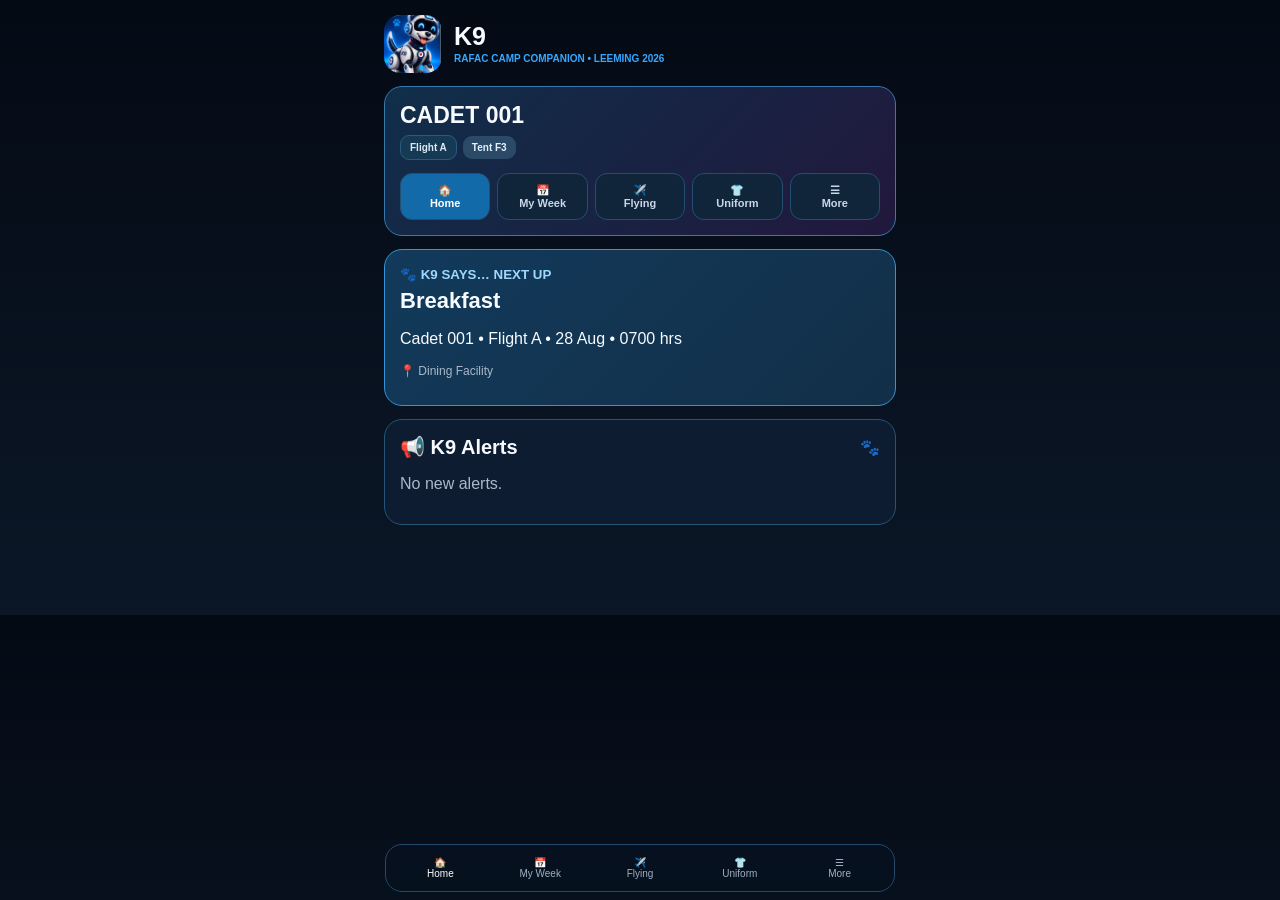
<file: index.html>
<!doctype html>
<html lang="en"><head><meta charset="utf-8"><meta name="viewport" content="width=device-width,initial-scale=1,viewport-fit=cover">
<meta name="theme-color" content="#06101d"><title>K9 RAFAC Camp Companion</title>
<meta name="robots" content="noindex, nofollow">
<meta name="description" content="K9 — your RAFAC camp companion for Leeming 2026. Programme, uniform, flight and flying.">
<link rel="icon" href="images/k9.jpg"><link rel="apple-touch-icon" href="images/k9.jpg">
<link rel="manifest" href="manifest.webmanifest">
<script>
// Load the stylesheet with a cache-buster, so a phone that opened the app
// yesterday does not keep yesterday's styling. document.write is used
// deliberately: it blocks parsing until the sheet is in, which avoids the
// page flashing up unstyled the way an injected <link> would.
document.write('<link rel="stylesheet" href="style.css?v=' + Date.now() + '">');
</script>
<noscript><link rel="stylesheet" href="style.css"></noscript></head>
<body><main class="app">
<header><img src="images/k9.jpg" alt=""><div><h1>K9</h1><p>RAFAC CAMP COMPANION • LEEMING 2026</p></div></header>

<section class="card hero"><h2 id="personTitle"><span id="personRole">CADET</span> <span data-id></span></h2>
<p class="bunk"><span class="pill" data-flight></span> <span class="pill info" data-tent hidden></span></p>
<p class="muted small" data-roster-error hidden></p>
<div id="staffTesting" hidden>
<label class="small" for="cadetInput">Staff: view cadet</label>
<input id="cadetInput" inputmode="numeric" maxlength="3" placeholder="001" autocomplete="off">
<button type="button" onclick="setId(document.getElementById('cadetInput').value)">VIEW CADET</button>
</div>
<div class="nav">
<button type="button" onclick="show('home',this)" class="active" aria-label="Home"><span aria-hidden="true">🏠</span><br>Home</button>
<button type="button" onclick="show('week',this)" aria-label="My Week"><span aria-hidden="true">📅</span><br>My Week</button>
<button type="button" onclick="show('flying',this)" aria-label="Flying"><span aria-hidden="true">✈️</span><br>Flying</button>
<button type="button" onclick="show('uniform',this)" aria-label="Uniform"><span aria-hidden="true">👕</span><br>Uniform</button>
<button type="button" onclick="show('more',this)" aria-label="More"><span aria-hidden="true">☰</span><br>More</button>
</div>
</section>

<section id="home" class="view active">
<div class="card next" id="next"></div>
<div id="alerts"></div>
</section>

<section id="week" class="view"></section>

<section id="flying" class="view">
</section>

<section id="uniform" class="view">
<div class="card"><div class="section-title"><h2>👕 Uniform Guide</h2><span class="pill blues">APPROVED</span></div>
<p class="muted">Approved K9 uniform guides. Check My Week for the uniform of the day.</p>
<div class="card"><h2>🟩 Greens</h2><img class="uniform-img" src="images/uniform-greens.jpg" alt="Greens uniform layout guide" width="1024" height="1536" loading="lazy" decoding="async"></div>
<div class="card"><h2>🟦 Blues</h2><img class="uniform-img" src="images/uniform-blues.jpg" alt="Blues uniform layout guide" width="1024" height="1536" loading="lazy" decoding="async"></div>
<div class="card"><h2>🟨 Civvies</h2><img class="uniform-img" src="images/uniform-civvies.jpg" alt="Civvies guide" width="1024" height="1536" loading="lazy" decoding="async"></div>
<div class="card"><h2>🟧 Sports</h2><img class="uniform-img" src="images/uniform-sports.jpg" alt="Sports kit guide" width="1024" height="1536" loading="lazy" decoding="async"></div>
</div>
</section>

<section id="more" class="view">
<div id="staffDay" hidden></div>
<div id="mobilesStaff" hidden></div>
<div id="mobiles"></div>
</section>

<nav class="bottom">
<button onclick="show('home',this)" class="active">🏠<br>Home</button><button onclick="show('week',this)">📅<br>My Week</button><button onclick="show('flying',this)">✈️<br>Flying</button><button onclick="show('uniform',this)">👕<br>Uniform</button><button onclick="show('more',this)">☰<br>More</button>
</nav>
</main>
<script>
const params = new URLSearchParams(window.location.search);

if (params.get("staff") === "true") {
  document.getElementById("staffTesting").hidden = false;
  document.getElementById("personRole").textContent = "STAFF";
}
</script>
<script>
// Load the programme and code with a cache-buster on the end. Without this a
// phone that opened the app yesterday keeps showing yesterday's programme,
// because the browser reuses its cached copy of data.js. async = false keeps
// data.js running before script.js.
(function () {
  var v = "?v=" + Date.now();

  ["data.js", "script.js"].forEach(function (src) {
    var s = document.createElement("script");
    s.src = src + v;
    s.async = false;
    document.head.appendChild(s);
  });
})();

// Offline support, so the app still opens where there is no signal.
// Registered on load so it never delays first paint, and failure is survivable:
// without it the app simply needs a connection, as it did before.
if ("serviceWorker" in navigator) {
  window.addEventListener("load", function () {
    navigator.serviceWorker.register("sw.js").catch(function () {});
  });
}
</script>
</body></html>
</file>
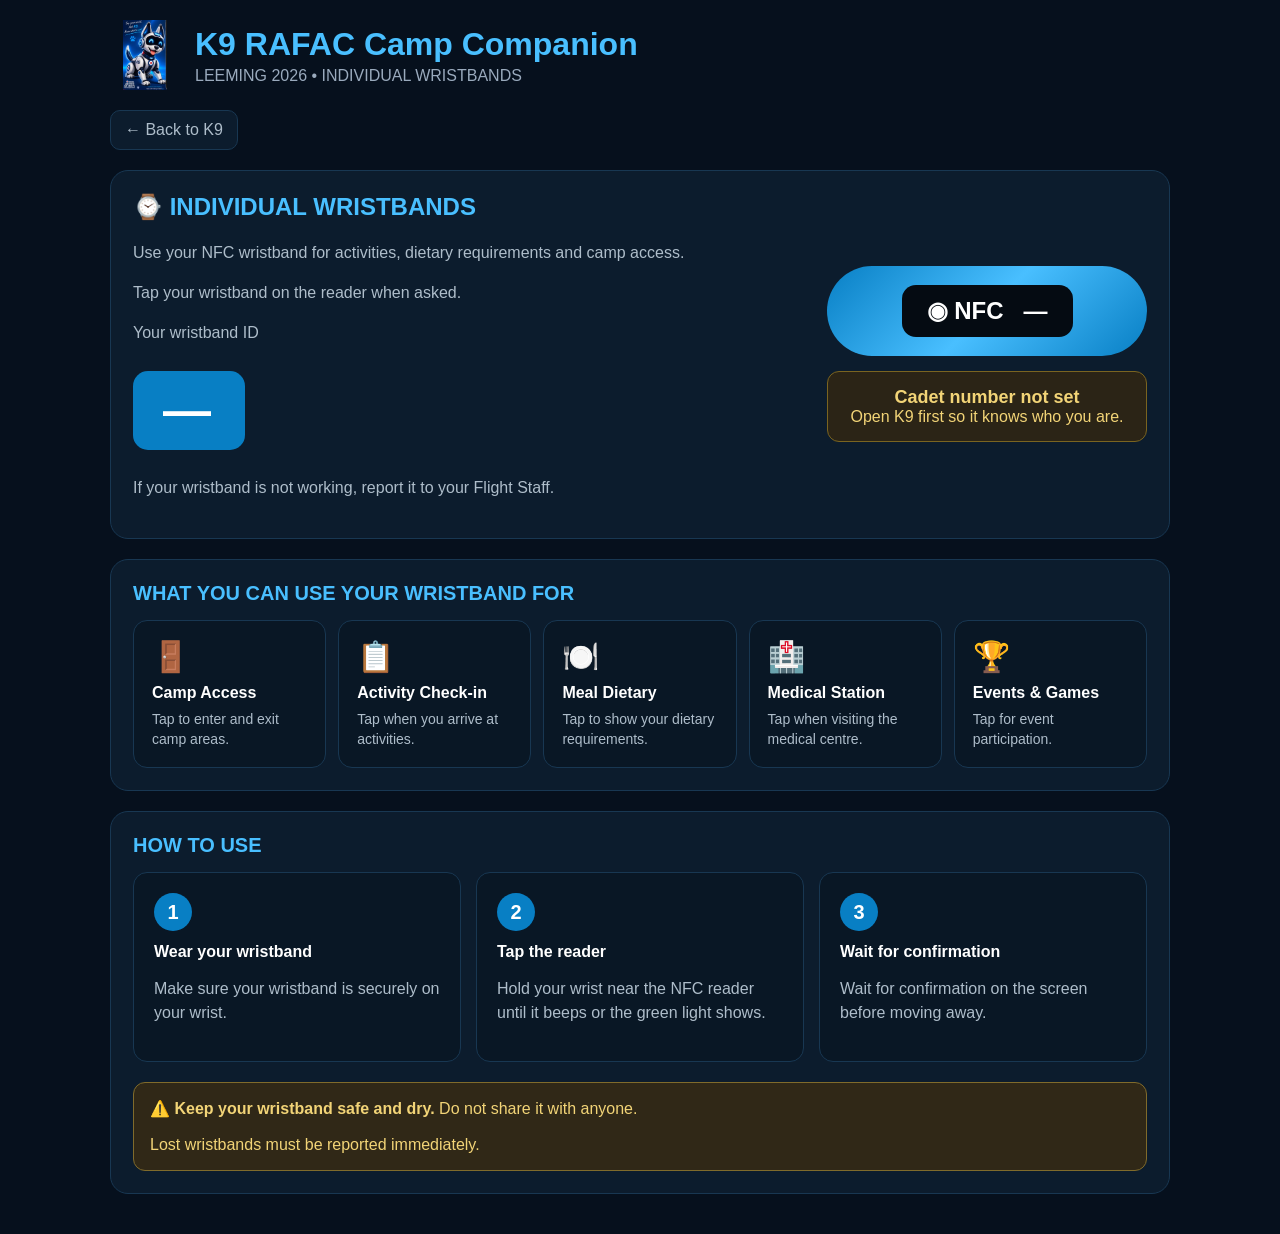
<file: wristbands.html>
<!doctype html>
<html lang="en">
<head>
<meta charset="utf-8">
<meta name="viewport" content="width=device-width,initial-scale=1">
<meta name="theme-color" content="#06101d">
<title>Individual Wristbands • K9 RAFAC Camp Companion</title>

<style>
*{box-sizing:border-box}
body{margin:0;font-family:Arial,sans-serif;background:#06101d;color:white}
.app{max-width:1100px;margin:auto;padding:20px}
header{display:flex;align-items:center;gap:15px;margin-bottom:20px}
header img{width:70px;height:70px;object-fit:contain}
h1{margin:0;color:#49bfff}
header p{margin:4px 0 0;color:#9aaabd}
.card{background:#0c1c2d;border:1px solid #183752;border-radius:18px;padding:22px;margin-bottom:20px}
.hero{display:grid;grid-template-columns:1fr 320px;gap:30px;align-items:center}
h2{color:#49bfff;margin-top:0}
.muted{color:#aebdca;line-height:1.5}
.wristband-id{display:inline-block;background:#087fc4;color:white;font-size:48px;font-weight:bold;padding:12px 30px;border-radius:15px;margin:10px 0;letter-spacing:4px}
.wristband{height:90px;background:linear-gradient(135deg,#087fc4,#49bfff,#087fc4);border-radius:45px;display:flex;align-items:center;justify-content:center}
.tag{background:#050b12;border-radius:14px;padding:12px 25px;font-size:24px;font-weight:bold}
.status.unknown{background:#2b2416;border-color:#7a6420;color:#f2d477}.status{margin-top:15px;background:#102c25;border:1px solid #277d62;color:#69e0ae;padding:15px;border-radius:12px;text-align:center}
.status strong{display:block;font-size:18px}
.section-title{font-size:20px;font-weight:bold;color:#49bfff;margin-bottom:15px}
.features{display:grid;grid-template-columns:repeat(5,1fr);gap:12px}
.feature{background:#091725;border:1px solid #183752;border-radius:14px;padding:18px;min-height:130px}
.feature-icon{font-size:30px;margin-bottom:10px}
.feature strong{display:block;margin-bottom:8px}
.feature span{color:#aebdca;font-size:14px;line-height:1.4}
.steps{display:grid;grid-template-columns:repeat(3,1fr);gap:15px}
.step{background:#091725;border-radius:14px;padding:20px;border:1px solid #183752}
.number{width:38px;height:38px;background:#087fc4;border-radius:50%;display:flex;align-items:center;justify-content:center;font-weight:bold;font-size:20px;margin-bottom:12px}
.warning{background:#302817;border:1px solid #806b2b;color:#f2d477;border-radius:12px;padding:16px;margin-top:20px}
.nav{display:flex;gap:8px;overflow-x:auto;margin-bottom:20px}
.nav a{text-decoration:none;color:#aebdca;background:#0c1c2d;border:1px solid #183752;padding:10px 14px;border-radius:10px;white-space:nowrap}
@media(max-width:800px){.hero{grid-template-columns:1fr}.features{grid-template-columns:repeat(2,1fr)}.steps{grid-template-columns:1fr}}
@media(max-width:500px){.features{grid-template-columns:1fr}}
</style>
</head>

<body>

<main class="app">

<header>
<img src="images/k9.jpg" alt="K9">
<div>
<h1>K9 RAFAC Camp Companion</h1>
<p>LEEMING 2026 • INDIVIDUAL WRISTBANDS</p>
</div>
</header>

<nav class="nav">
<a href="index.html">← Back to K9</a>
</nav>

<section class="card hero">

<div>
<h2>⌚ INDIVIDUAL WRISTBANDS</h2>

<p class="muted">Use your NFC wristband for activities, dietary requirements and camp access.</p>

<p class="muted">Tap your wristband on the reader when asked.</p>

<p class="muted">Your wristband ID</p>

<div class="wristband-id" id="cadetId">023</div>

<p class="muted">If your wristband is not working, report it to your Flight Staff.</p>
</div>

<div>

<div class="wristband">
<div class="tag">◉ NFC &nbsp; <span id="cadetTag">023</span></div>
</div>

<div class="status" id="wristbandStatus">
<strong>Wristband status</strong>
Check with Flight Staff if it is not reading.
</div>

</div>

</section>

<section class="card">

<div class="section-title">WHAT YOU CAN USE YOUR WRISTBAND FOR</div>

<div class="features">

<div class="feature">
<div class="feature-icon">🚪</div>
<strong>Camp Access</strong>
<span>Tap to enter and exit camp areas.</span>
</div>

<div class="feature">
<div class="feature-icon">📋</div>
<strong>Activity Check-in</strong>
<span>Tap when you arrive at activities.</span>
</div>

<div class="feature">
<div class="feature-icon">🍽️</div>
<strong>Meal Dietary</strong>
<span>Tap to show your dietary requirements.</span>
</div>

<div class="feature">
<div class="feature-icon">🏥</div>
<strong>Medical Station</strong>
<span>Tap when visiting the medical centre.</span>
</div>

<div class="feature">
<div class="feature-icon">🏆</div>
<strong>Events & Games</strong>
<span>Tap for event participation.</span>
</div>

</div>
</section>

<section class="card">

<div class="section-title">HOW TO USE</div>

<div class="steps">

<div class="step">
<div class="number">1</div>
<strong>Wear your wristband</strong>
<p class="muted">Make sure your wristband is securely on your wrist.</p>
</div>

<div class="step">
<div class="number">2</div>
<strong>Tap the reader</strong>
<p class="muted">Hold your wrist near the NFC reader until it beeps or the green light shows.</p>
</div>

<div class="step">
<div class="number">3</div>
<strong>Wait for confirmation</strong>
<p class="muted">Wait for confirmation on the screen before moving away.</p>
</div>

</div>

<div class="warning">
⚠️ <strong>Keep your wristband safe and dry.</strong>
Do not share it with anyone.
<br><br>
Lost wristbands must be reported immediately.
</div>

</section>

</main>

<script>
const params = new URLSearchParams(window.location.search);
const supplied = params.get("cadet") || localStorage.getItem("k9CadetId");
const number = parseInt(supplied, 10);
const valid = Number.isInteger(number) && number >= 1 && number <= 60;

// Show a dash rather than someone else's number when we do not know who this
// is. A cadet seeing a real ID that is not theirs would report the wrong one.
const id = valid ? String(number).padStart(3, "0") : "—";

document.getElementById("cadetId").textContent = id;
document.getElementById("cadetTag").textContent = id;

if (!valid) {
  document.getElementById("wristbandStatus").innerHTML =
    "<strong>Cadet number not set</strong>Open K9 first so it knows who you are.";
  document.getElementById("wristbandStatus").className = "status unknown";
}
</script>

</body>
</html>
</file>
<file: style.css>
:root{--bg:#06101d;--panel:#0d1c30;--line:#245579;--blue:#1597ff;--green:#9be51d;--yellow:#ffd21f;--orange:#ff8a24;--red:#ff4055;--text:#f7fbff;--muted:#aab8ca}
*{box-sizing:border-box}body{margin:0;background:linear-gradient(180deg,#040a14,#0b1727);color:var(--text);font-family:-apple-system,BlinkMacSystemFont,"Segoe UI",sans-serif}
button,input,textarea,select{font:inherit}.app{max-width:540px;margin:auto;padding:15px 14px 90px}
header{display:flex;align-items:center;gap:12px}header img{width:58px;height:58px;object-fit:cover;border-radius:16px}h1{margin:0;font-size:25px}header p{margin:2px 0;color:#36a8ff;font-size:10px;font-weight:900}
.card{background:var(--panel);border:1px solid var(--line);border-radius:18px;padding:15px;margin-top:13px}.hero{background:linear-gradient(135deg,#102e4a,#21183c);border-color:#3679ad}.hero h2{margin:0;font-size:23px}.muted{color:var(--muted)}
.nav{display:grid;grid-template-columns:repeat(5,1fr);gap:7px;margin-top:13px}.nav button{background:#10243a;color:#c9d8e8;border:1px solid #244e70;border-radius:12px;padding:10px 4px;font-weight:800;font-size:11px}.nav button.active{background:#126aa9;color:white}
.view{display:none}.view.active{display:block}.section-title{display:flex;justify-content:space-between;align-items:center;gap:8px}.section-title h2{margin:0;font-size:20px}.pill{padding:6px 9px;border-radius:9px;font-size:10px;font-weight:900;color:#111}.greens{background:#a9e52e}.blues{background:#b9dcff}.civvies{background:#ffd21f}.sports{background:#ff8a24}.bunk{margin:6px 0 0;display:flex;gap:6px;align-items:center;flex-wrap:wrap}details{margin-top:10px;border:1px solid #245579;border-radius:12px;padding:10px}details summary{cursor:pointer;color:#8fcfff;font-weight:700}.warn{color:#ffb84d}.card.held{border-style:dashed;border-color:#2b5a80}.card.alert{border-color:#c08a1e;background:#241d0e}.noticetext{margin:0;font-size:19px;font-weight:900;color:#ffd21f}.pill.info{background:#2a4a68;color:#e6f0fa}.pill[data-flight]{background:#173a54;color:#dce9f6;border:1px solid #2b5a80}
.next{background:linear-gradient(135deg,#123a5b,#122f48);border-color:#3195d8}.next small{color:#9ed8ff;font-weight:900}.next h2{margin:5px 0;font-size:22px}
.event{display:grid;grid-template-columns:72px 1fr;gap:10px;padding:13px 0;border-bottom:1px solid #1c3a52}.event:last-child{border-bottom:0}.time{font-weight:900;color:#8fcfff;font-size:13px}.time .allday{display:block;font-weight:900;font-size:11px;line-height:1.15;color:#a9e52e}.time .until{display:block;font-weight:700;color:#6f93b3;font-size:11px}.event h3{margin:0;font-size:16px}.event p{margin:4px 0 0;color:var(--muted);font-size:12px}
.event .daygrid{border-collapse:collapse;width:100%;font-size:11px;min-width:520px}.daygrid th,.daygrid td{border:1px solid #1c3a52;padding:5px 6px;vertical-align:top}.daygrid thead th{background:#0d1c30;color:#8fcfff;text-align:center;font-size:13px;position:sticky;top:0}.daygrid thead .hc{display:block;font-size:10px;color:#7c93a8;font-weight:700}.daygrid tbody th{background:#0d1c30;color:#8fcfff;font-size:11px;white-space:nowrap;text-align:left}.daygrid td b{display:block;font-size:11.5px}.daygrid td .where{display:block;color:#8fa8c0;font-size:10px;margin-top:2px}.daygrid td.common{background:#12283e;color:#aab8ca}.daygrid td.none{background:#0a1524}select{width:100%;background:#071522;color:#fff;border:1px solid #315777;border-radius:11px;padding:11px;margin-top:8px}.gridwrap{overflow-x:auto;-webkit-overflow-scrolling:touch;margin-top:10px}.mgrid{border-collapse:collapse;width:100%;font-size:13px}.mgrid th,.mgrid td{padding:4px 3px;text-align:center;border-bottom:1px solid #1c3a52}.mgrid thead th{position:sticky;top:0;background:#0d1c30;color:#8fcfff;font-size:12px;padding:8px 3px}.mgrid tbody th{color:#8fcfff;font-weight:900}.mgrid .fixed{color:#aab8ca}.qty{width:42px;height:42px;border:1px solid #315777;border-radius:10px;background:#0d2135;color:#8fa8c0;font-size:16px;font-weight:900}.qty.flown{font-size:13px}.qty.flown.never{background:#a9e52e;border-color:#a9e52e;color:#111}.qty.bz{font-size:13px}.qty.bz.yes{background:#a9e52e;border-color:#a9e52e;color:#111}.qty.bz.no{background:#3a2530;border-color:#6b3d4d;color:#e0b8c4}.qty.on{background:var(--blue);border-color:var(--blue);color:#fff}.statecell{min-width:46px;height:42px;border:1px solid #315777;border-radius:10px;background:#0d2135;color:#aab8ca;font-size:11px;font-weight:900}.statecell.in{background:#2a4a68;color:#e6f0fa}.statecell.out{background:#a9e52e;color:#111}.big-btn.ghost{background:#13304b;border:1px solid #2b5a80}textarea{font-family:monospace;font-size:12px}.items{display:flex;gap:6px;flex-wrap:wrap;margin:8px 0 0}.items .tag{margin:0}.tag{display:inline-block;margin:7px 5px 0 0;padding:5px 7px;border-radius:7px;background:#173a54;font-size:10px;font-weight:800}
.uniform-img{display:block;width:100%;height:auto;max-width:100%;object-fit:contain;border-radius:14px;margin:12px 0 0 0}
.card:has(.uniform-img) .uniform-img{max-height:none;height:auto;object-fit:contain;object-position:center}
.big-btn{display:block;box-sizing:border-box;text-align:center;text-decoration:none;width:100%;padding:13px;border:0;border-radius:12px;background:var(--blue);color:white;font-weight:900;margin-top:10px}.panic{background:var(--red);font-size:17px}
input,textarea,select{width:100%;background:#071522;color:white;border:1px solid #315777;border-radius:11px;padding:11px;margin-top:7px}.photo-grid{display:grid;grid-template-columns:1fr 1fr;gap:10px}.fun{min-height:110px;text-align:center;padding:20px 8px;background:#10243a;border:1px solid #285779;border-radius:16px}.fun b{display:block;margin-top:8px}.small{font-size:12px}
.bottom{position:fixed;bottom:8px;left:50%;transform:translateX(-50%);width:min(510px,calc(100% - 24px));display:grid;grid-template-columns:repeat(5,1fr);gap:5px;background:#07111ff0;border:1px solid #24496a;border-radius:17px;padding:7px}.bottom button{border:0;background:none;color:#9fb0c3;font-size:10px;padding:5px}.bottom button.active{color:#fff}
</style>
</file>
